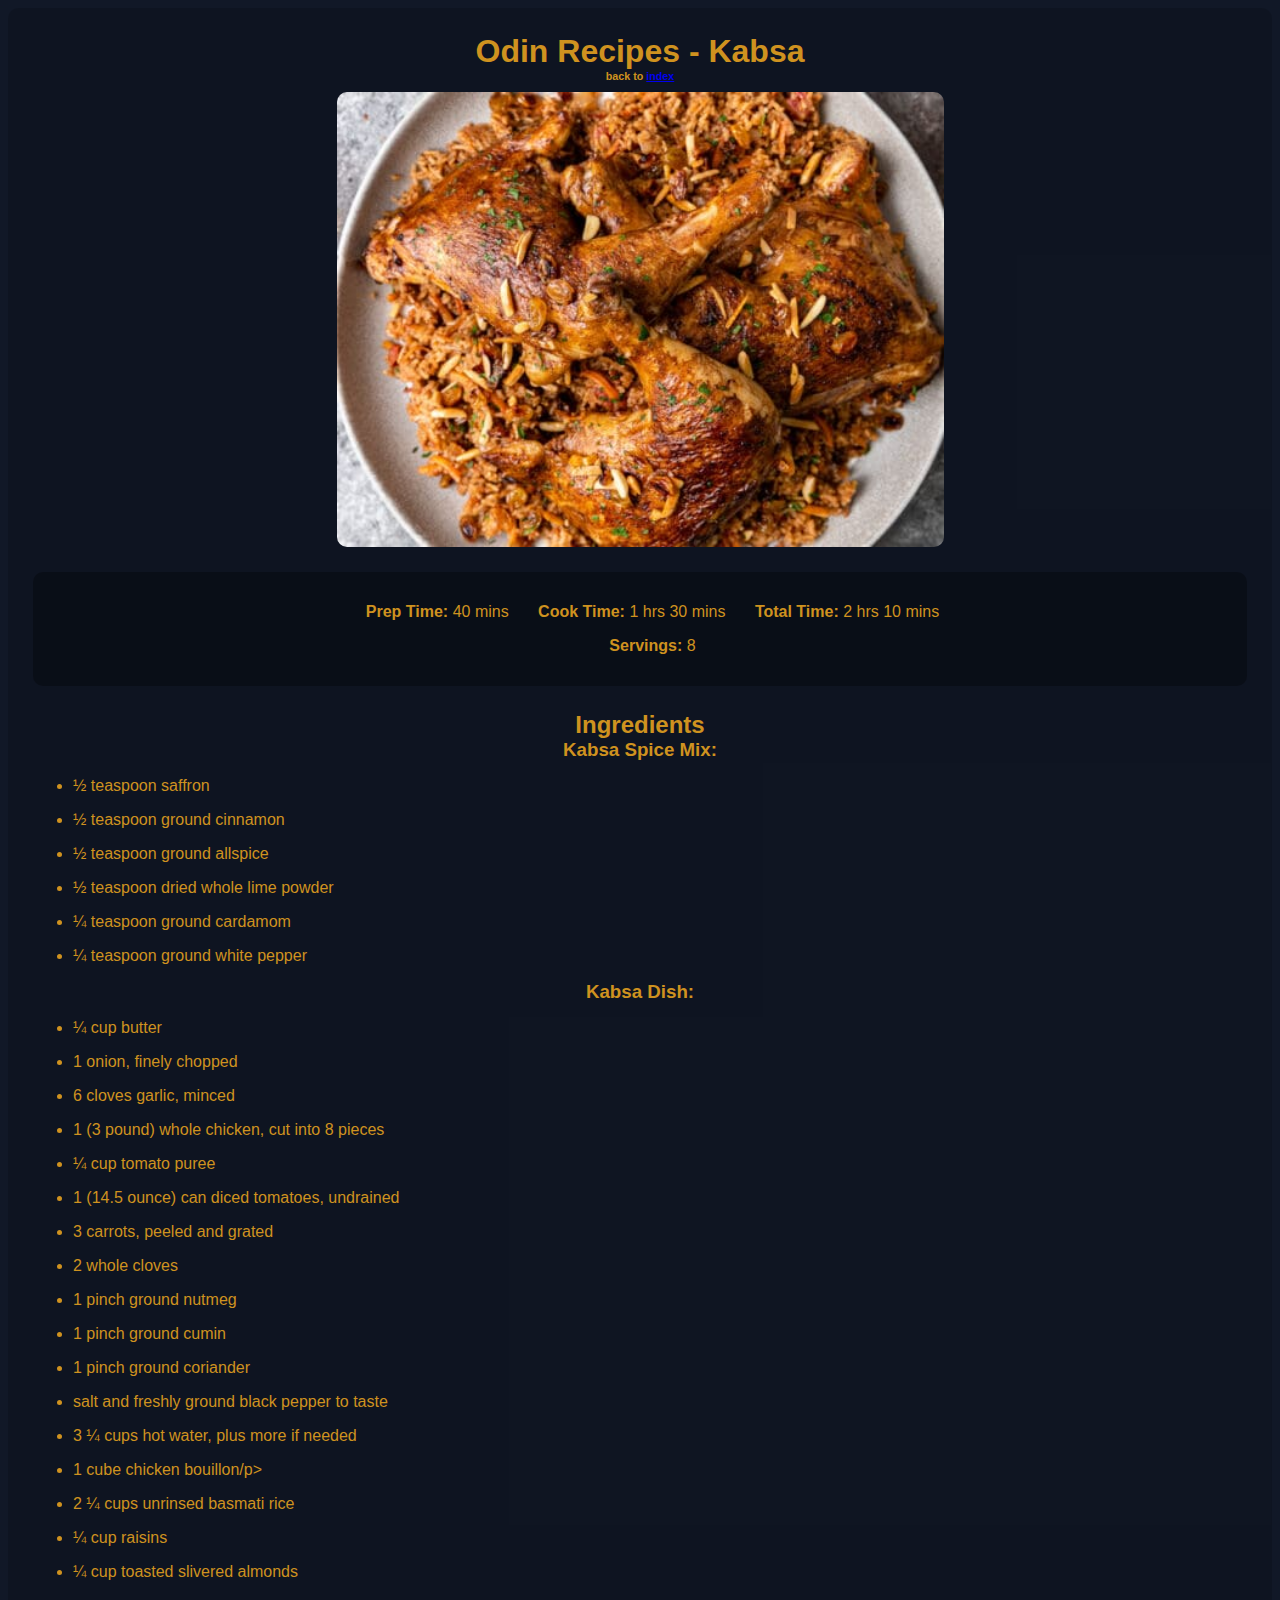
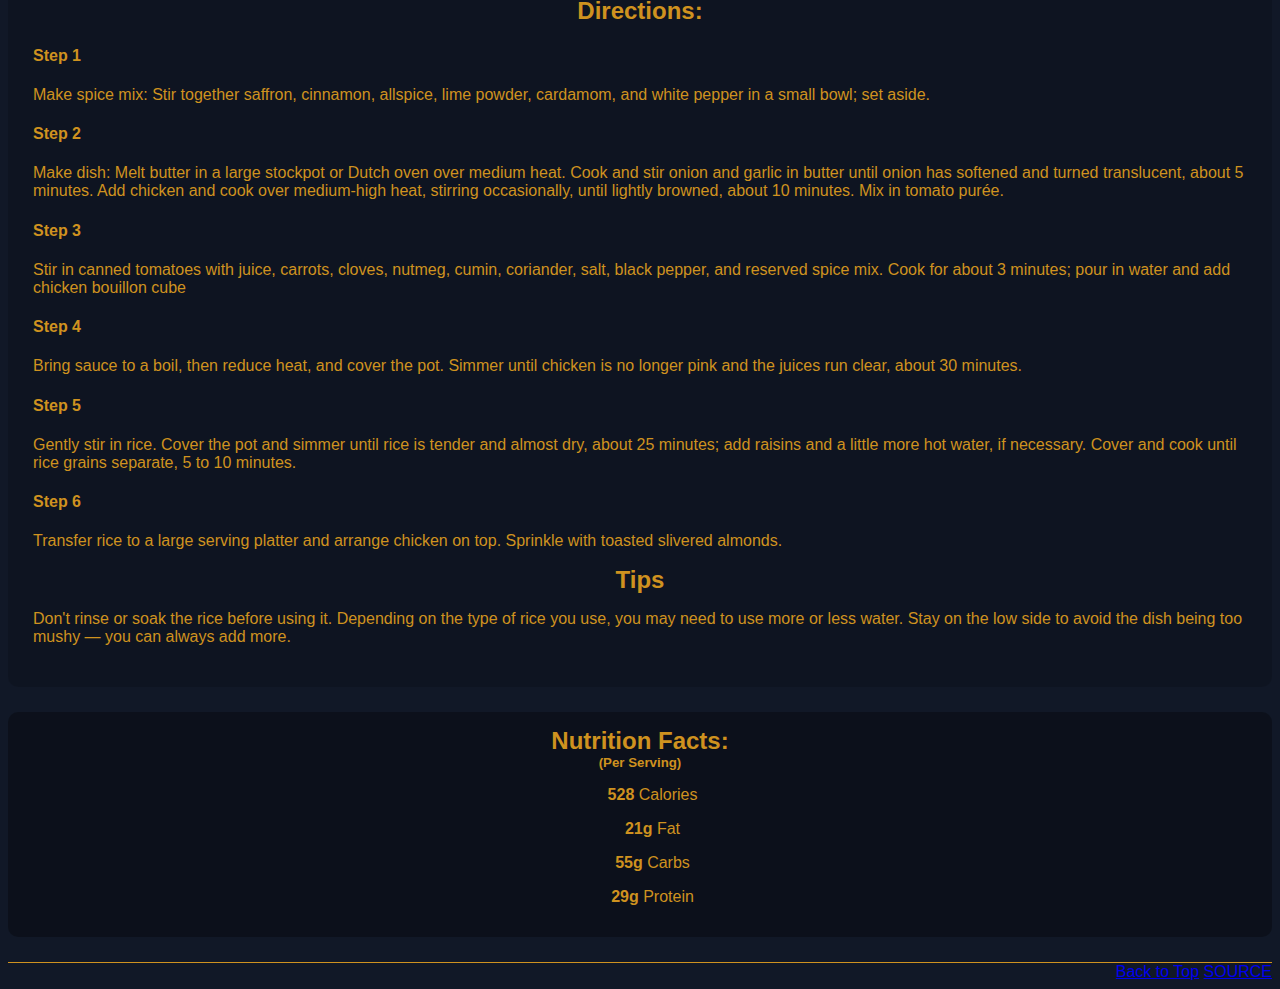
<file: recipes/kabsa.html>
<!DOCTYPE html>
<html lang="en">

<head>
    <meta charset="UTF-8">
    <meta http-equiv="X-UA-Compatible" content="IE=edge">
    <meta name="viewport" content="width=device-width, initial-scale=1.0">
    <title>Odin Recipes - Kabsa</title>
    <link rel="stylesheet" href="kabsa.css">
</head>

<body>
    <div class="main-wrapper">
        <h1 id="title">Odin Recipes - Kabsa</h1>
        <h6>back to <a href="../index.html">index</a></h6>

        <img class="recipe-image" src="../images/kabsa.jpg" alt="a picture of a kabsa dish">
        <div class="prep-wrapper">
            <p><strong>Prep Time:</strong>
                40 mins
                <strong>Cook Time:</strong>
                1 hrs 30 mins
                <strong>Total Time:</strong>
                2 hrs 10 mins</p>
            <p><strong>Servings:</strong>
                8</p>
        </div>
        <h2>Ingredients</h2>
        <h3>Kabsa Spice Mix:</h3>
        <ul>
            <li>
                <p>½ teaspoon saffron</p>
            </li>
            <li>
                <p>½ teaspoon ground cinnamon</p>
            </li>
            <li>
                <p>½ teaspoon ground allspice</p>
            </li>
            <li>
                <p>½ teaspoon dried whole lime powder</p>
            </li>
            <li>
                <p>¼ teaspoon ground cardamom</p>
            </li>
            <li>
                <p>¼ teaspoon ground white pepper</p>
            </li>
        </ul>
        <h3>Kabsa Dish:</h3>
        <ul>
            <li>
                <p>¼ cup butter</p>
            </li>
            <li>
                <p>1 onion, finely chopped</p>
            </li>
            <li>
                <p>6 cloves garlic, minced</p>
            </li>
            <li>
                <p>1 (3 pound) whole chicken, cut into 8 pieces</p>
            </li>
            <li>
                <p>¼ cup tomato puree</p>
            </li>
            <li>
                <p>1 (14.5 ounce) can diced tomatoes, undrained</p>
            </li>
            <li>
                <p>3 carrots, peeled and grated</p>
            </li>
            <li>
                <p>2 whole cloves</p>
            </li>
            <li>
                <p>1 pinch ground nutmeg</p>
            </li>
            <li>
                <p>1 pinch ground cumin</p>
            </li>
            <li>
                <p>1 pinch ground coriander</p>
            </li>
            <li>
                <p>salt and freshly ground black pepper to taste</p>
            </li>
            <li>
                <p>3 ¼ cups hot water, plus more if needed</p>
            </li>
            <li>
                <p>1 cube chicken bouillon/p>
            </li>
            <li>
                <p>2 ¼ cups unrinsed basmati rice</p>
            </li>
            <li>
                <p>¼ cup raisins</p>
            </li>
            <li>
                <p>¼ cup toasted slivered almonds</p>
            </li>
        </ul>
        <h2>Directions:</h2>
        <h4>Step 1</h4>
        <p>Make spice mix: Stir together saffron, cinnamon, allspice, lime powder, cardamom, and white pepper in a small
            bowl; set aside.</p>
        <h4>Step 2</h4>
        <p>Make dish: Melt butter in a large stockpot or Dutch oven over medium heat. Cook and stir onion and garlic in
            butter until onion has softened and turned translucent, about 5 minutes. Add chicken and cook over
            medium-high heat, stirring occasionally, until lightly browned, about 10 minutes. Mix in tomato purée.</p>
        <h4>Step 3</h4>
        <p>Stir in canned tomatoes with juice, carrots, cloves, nutmeg, cumin, coriander, salt, black pepper, and
            reserved spice mix. Cook for about 3 minutes; pour in water and add chicken bouillon cube</p>
        <h4>Step 4</h4>
        <p>Bring sauce to a boil, then reduce heat, and cover the pot. Simmer until chicken is no longer pink and the
            juices run clear, about 30 minutes.</p>
        <h4>Step 5</h4>
        <p>Gently stir in rice. Cover the pot and simmer until rice is tender and almost dry, about 25 minutes; add
            raisins and a little more hot water, if necessary. Cover and cook until rice grains separate, 5 to 10
            minutes.</p>
        <h4>Step 6</h4>
        <p>Transfer rice to a large serving platter and arrange chicken on top. Sprinkle with toasted slivered almonds.
        </p>
        <h2>Tips</h2>
        <p>Don't rinse or soak the rice before using it. Depending on the type of rice you use, you may need to use more
            or less water. Stay on the low side to avoid the dish being too mushy — you can always add more.</p>
    </div>
    <div class="nut-wrapper">
        <h2>Nutrition Facts:</h2>
        <h5>(Per Serving)</h4>
            <p><strong>528</strong> Calories</p>
            <p><strong>21g</strong> Fat</p>
            <p><strong>55g</strong> Carbs</p>
            <p><strong>29g</strong> Protein</p>
    </div>
    <footer>
        <a href="#title">Back to Top</a>
        <a target="_blank" href="https://www.allrecipes.com/recipe/216889/al-kabsa-traditional-saudi-rice-and-chicken/">SOURCE</a>
    </footer>
</body>

</html>
</file>
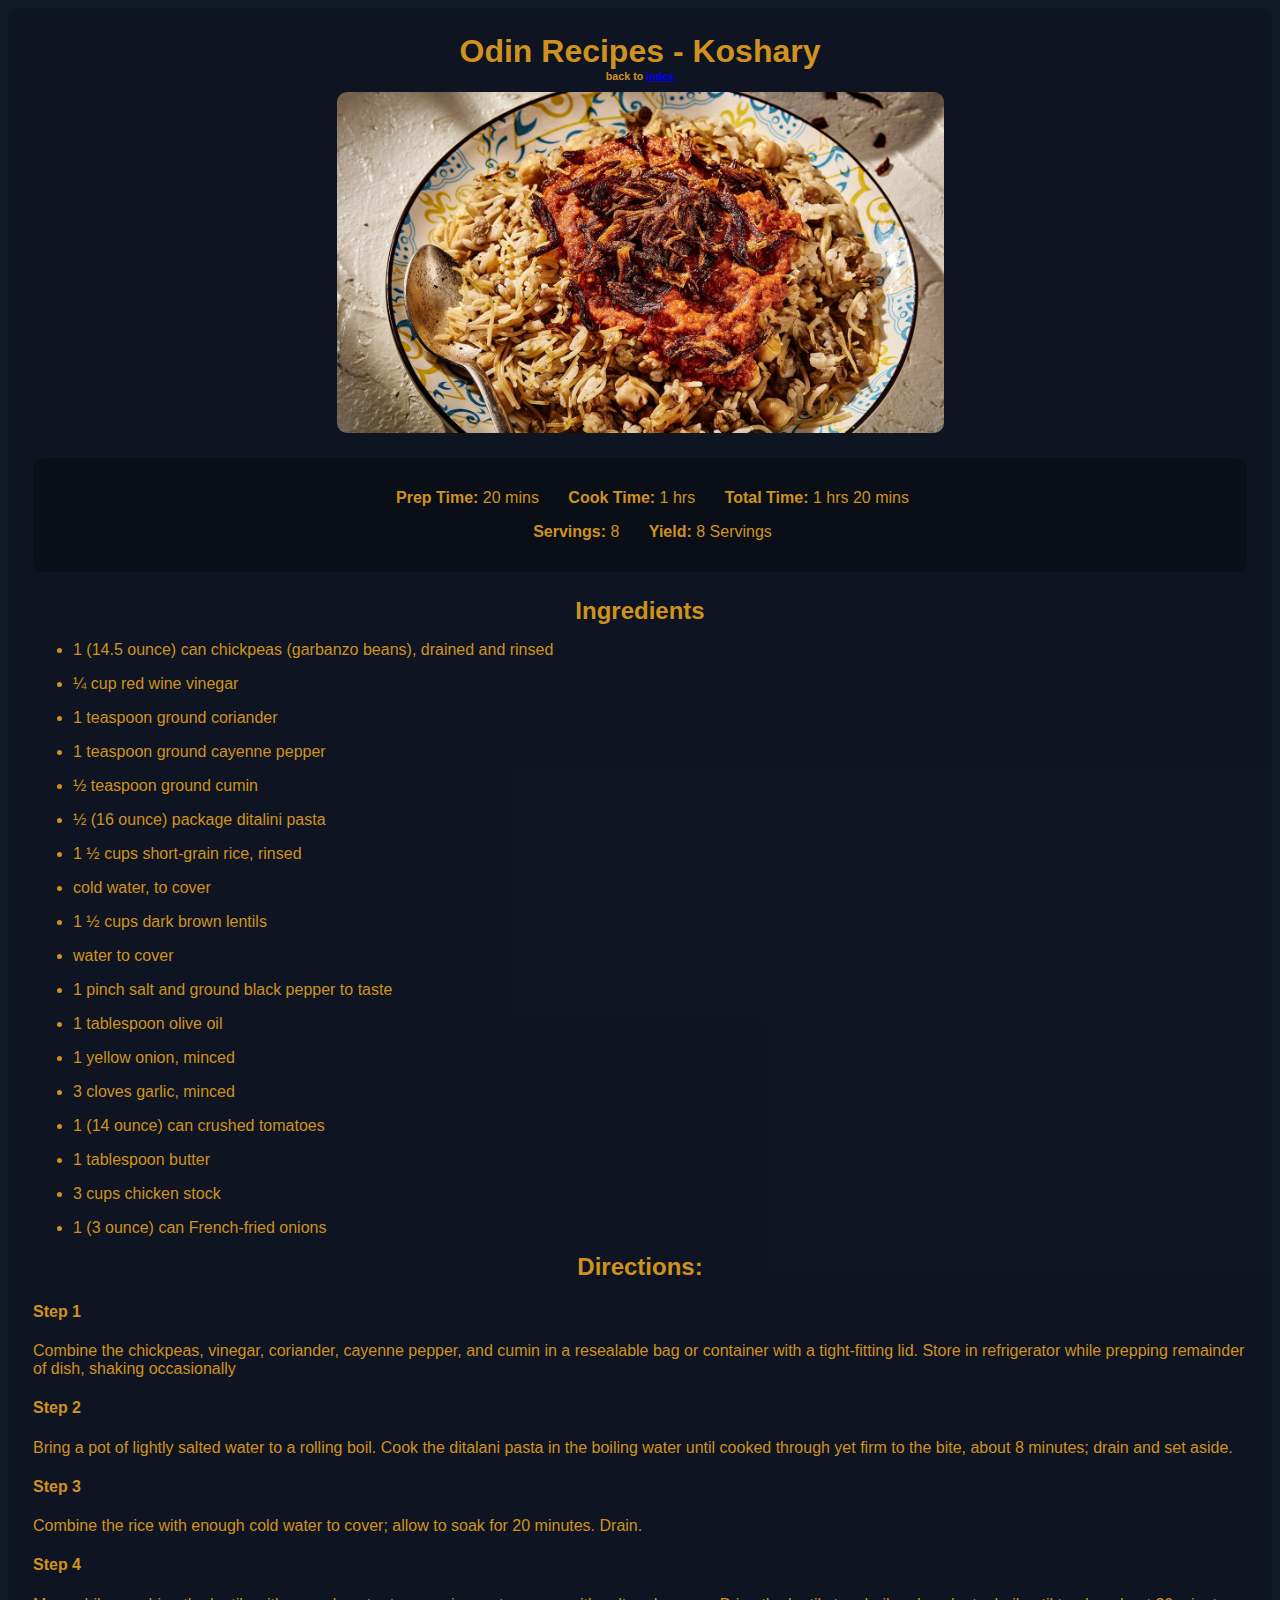
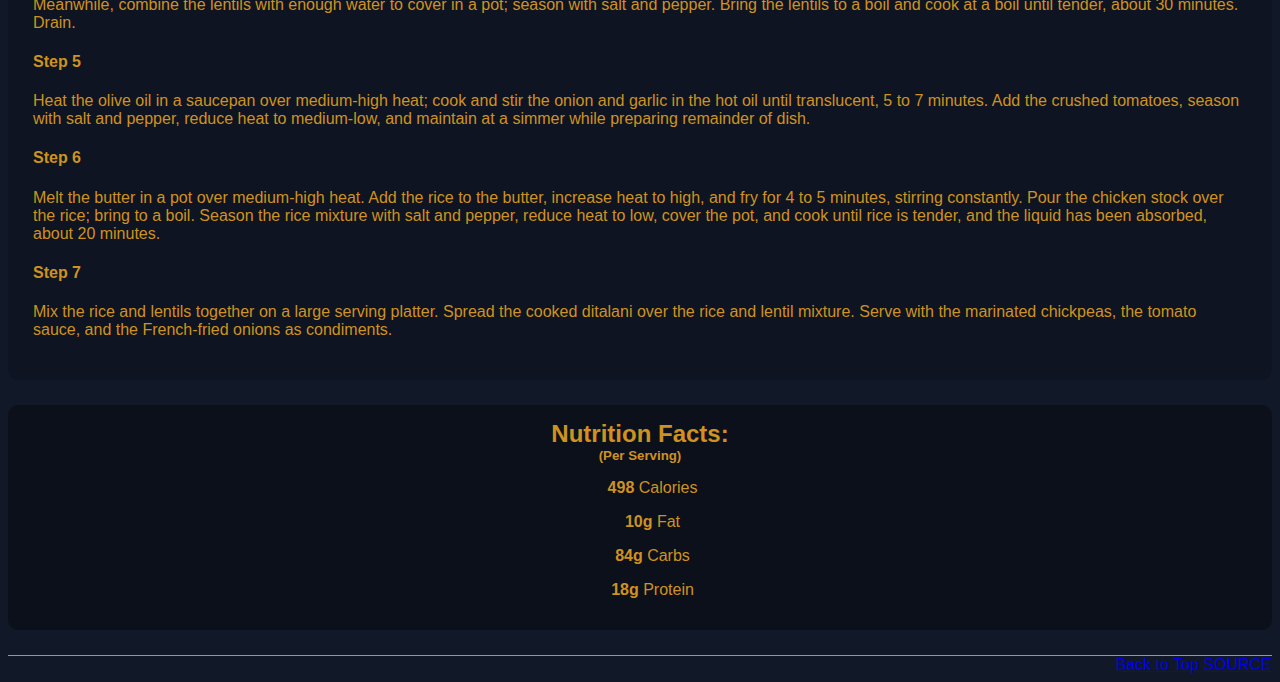
<file: recipes/koshary.html>
<!DOCTYPE html>
<html lang="en">

<head>
    <meta charset="UTF-8">
    <meta http-equiv="X-UA-Compatible" content="IE=edge">
    <meta name="viewport" content="width=device-width, initial-scale=1.0">
    <title>Odin Recipes - Kabsa</title>
    <link rel="stylesheet" href="koshary.css">
</head>

<body>
    <div class="main-wrapper">
        <h1 id="title">Odin Recipes - Koshary</h1>
        <h6>back to <a href="../index.html">index</a></h6>

        <img class="recipe-image" src="../images/koshary2.jpg" alt="a picture of a kabsa dish">
        <div class="prep-wrapper">
            <p><strong>Prep Time:</strong>
                20 mins
                <strong>Cook Time:</strong>
                1 hrs
                <strong>Total Time:</strong>
                1 hrs 20 mins</p>
            <p><strong>Servings:</strong>
                8
                <strong>Yield:</strong>
                8 Servings</p></p>
        </div>
        <h2>Ingredients</h2>
        <ul>
            <li>
                <p>1 (14.5 ounce) can chickpeas (garbanzo beans), drained and rinsed</p>
            </li>
            <li>
                <p>¼ cup red wine vinegar</p>
            </li>
            <li>
                <p>1 teaspoon ground coriander</p>
            </li>
            <li>
                <p>1 teaspoon ground cayenne pepper</p>
            </li>
            <li>
                <p>½ teaspoon ground cumin</p>
            </li>
            <li>
                <p>½ (16 ounce) package ditalini pasta</p>
            </li>
            <li>
                <p>1 ½ cups short-grain rice, rinsed</p>
            </li>
            <li>
                <p>cold water, to cover</p>
            </li>
            <li>
                <p>1 ½ cups dark brown lentils</p>
            </li>
            <li>
                <p>water to cover</p>
            </li>
            <li>
                <p>1 pinch salt and ground black pepper to taste</p>
            </li>
            <li>
                <p>1 tablespoon olive oil</p>
            </li>
            <li>
                <p>1 yellow onion, minced</p>
            </li>
            <li>
                <p>3 cloves garlic, minced</p>
            </li>
            <li>
                <p>1 (14 ounce) can crushed tomatoes</p>
            </li>
            <li>
                <p>1 tablespoon butter</p>
            </li>
            <li>
                <p>3 cups chicken stock</p>
            </li>
            <li>
                <p>1 (3 ounce) can French-fried onions</p>
            </li>
        </ul>
        <h2>Directions:</h2>
        <h4>Step 1</h4>
        <p>Combine the chickpeas, vinegar, coriander, cayenne pepper, and cumin in a resealable bag or container with a tight-fitting lid. Store in refrigerator while prepping remainder of dish, shaking occasionally</p>
        <h4>Step 2</h4>
        <p>Bring a pot of lightly salted water to a rolling boil. Cook the ditalani pasta in the boiling water until cooked through yet firm to the bite, about 8 minutes; drain and set aside.</p>
        <h4>Step 3</h4>
        <p>Combine the rice with enough cold water to cover; allow to soak for 20 minutes. Drain.</p>
        <h4>Step 4</h4>
        <p>Meanwhile, combine the lentils with enough water to cover in a pot; season with salt and pepper. Bring the lentils to a boil and cook at a boil until tender, about 30 minutes. Drain.</p>
        <h4>Step 5</h4>
        <p>Heat the olive oil in a saucepan over medium-high heat; cook and stir the onion and garlic in the hot oil until translucent, 5 to 7 minutes. Add the crushed tomatoes, season with salt and pepper, reduce heat to medium-low, and maintain at a simmer while preparing remainder of dish.</p>
        <h4>Step 6</h4>
        <p>Melt the butter in a pot over medium-high heat. Add the rice to the butter, increase heat to high, and fry for 4 to 5 minutes, stirring constantly. Pour the chicken stock over the rice; bring to a boil. Season the rice mixture with salt and pepper, reduce heat to low, cover the pot, and cook until rice is tender, and the liquid has been absorbed, about 20 minutes.
        </p>
        <h4>Step 7</h4>
        <p>Mix the rice and lentils together on a large serving platter. Spread the cooked ditalani over the rice and lentil mixture. Serve with the marinated chickpeas, the tomato sauce, and the French-fried onions as condiments.</p>
    </div>
    <div class="nut-wrapper">
        <h2>Nutrition Facts:</h2>
        <h5>(Per Serving)</h4>
            <p><strong>498</strong> Calories</p>
            <p><strong>10g</strong> Fat</p>
            <p><strong>84g</strong> Carbs</p>
            <p><strong>18g</strong> Protein</p>
    </div>
    <footer>
        <a href="#title">Back to Top</a>
        <a target="_blank" href="https://www.allrecipes.com/recipe/214832/koshary/">SOURCE</a>
    </footer>
</body>

</html>
</file>
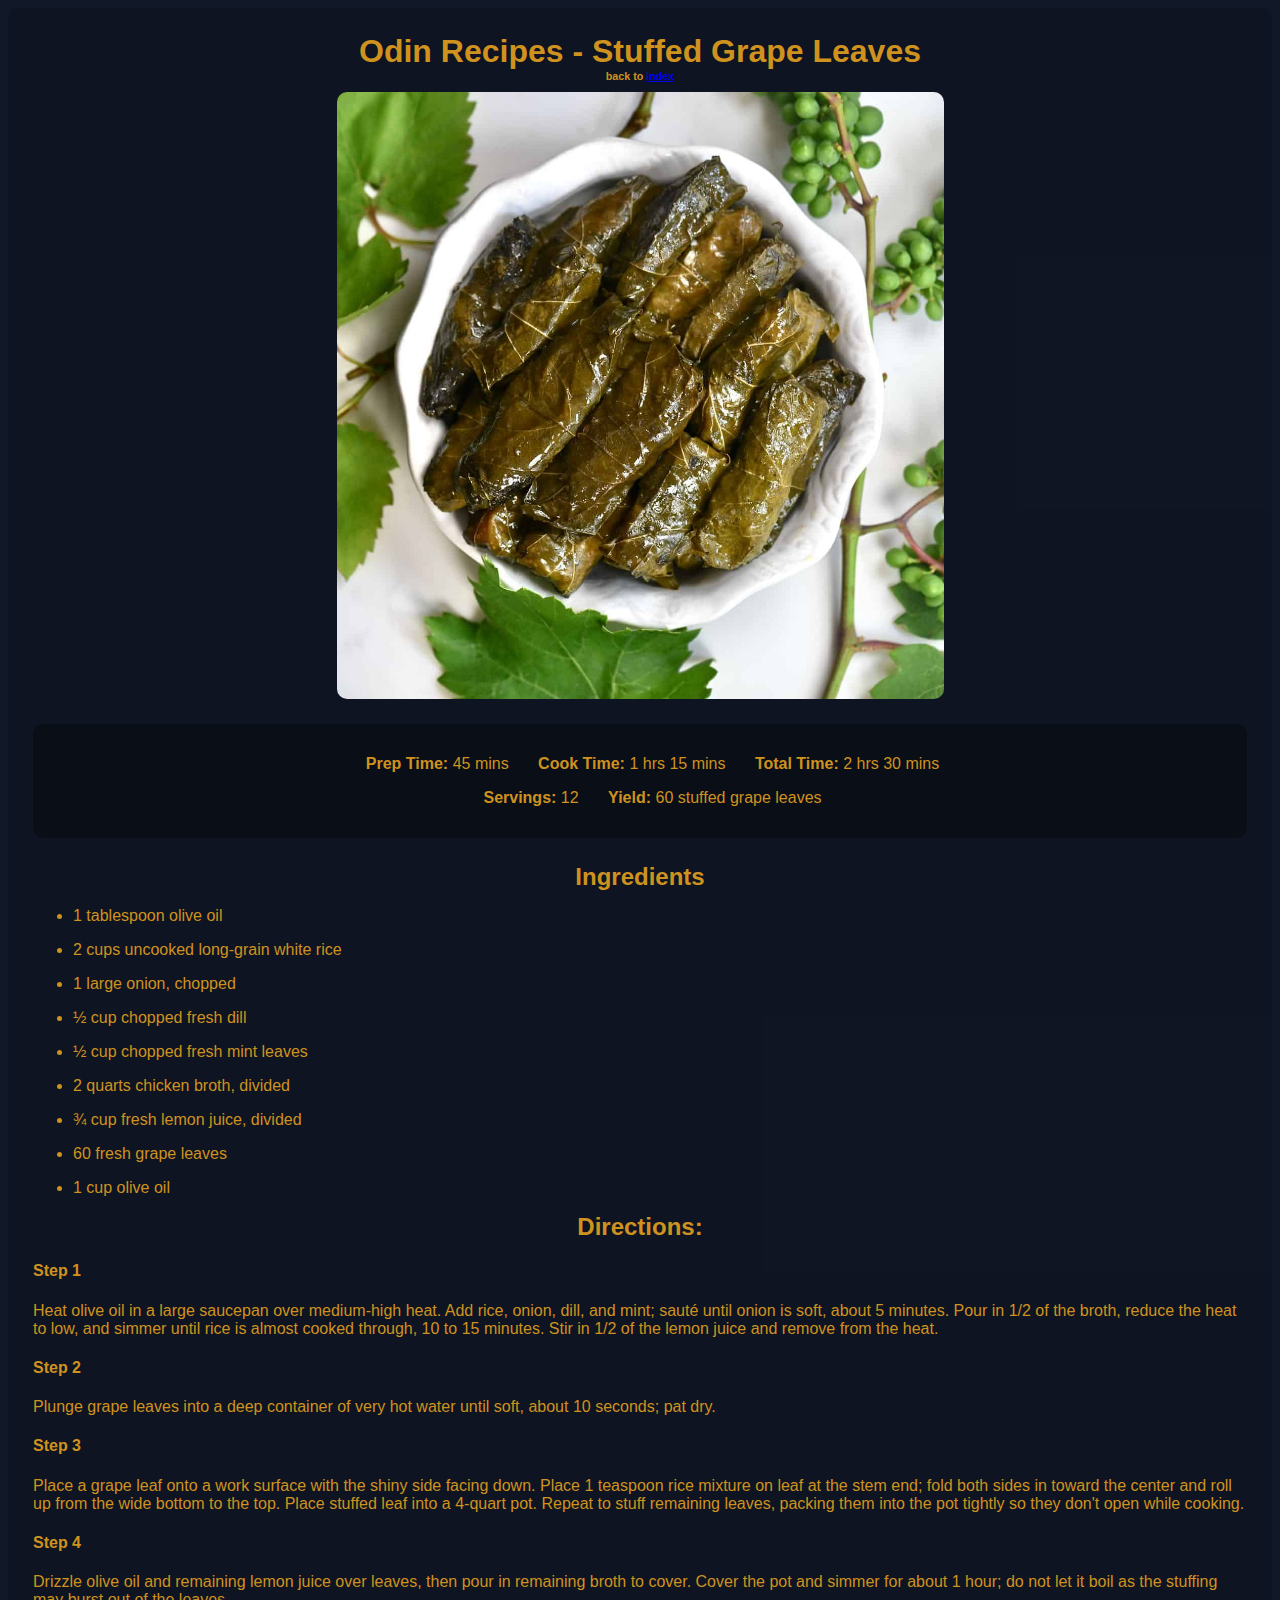
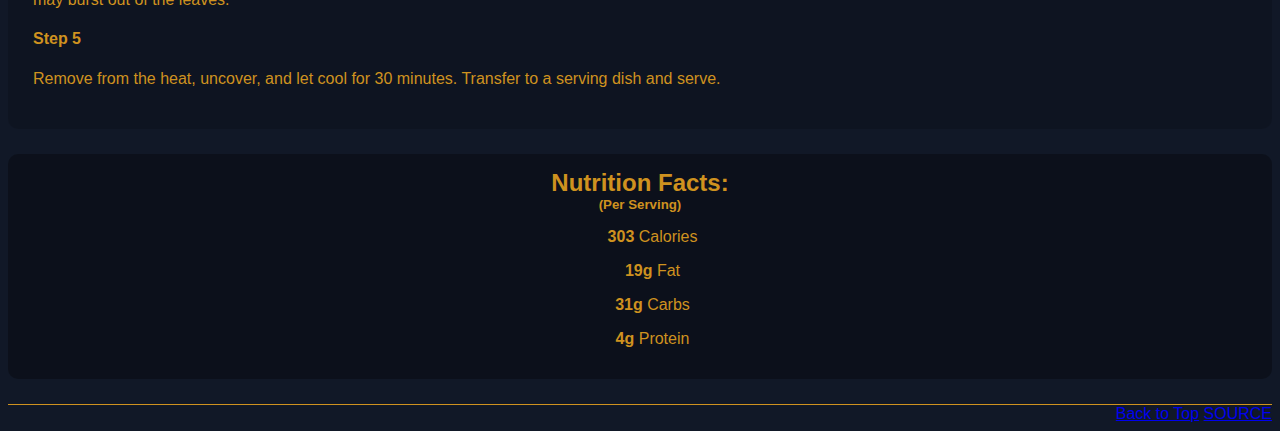
<file: recipes/stuffedgrapeleaves.html>
<!DOCTYPE html>
<html lang="en">

<head>
    <meta charset="UTF-8">
    <meta http-equiv="X-UA-Compatible" content="IE=edge">
    <meta name="viewport" content="width=device-width, initial-scale=1.0">
    <title>Odin Recipes - Kabsa</title>
    <link rel="stylesheet" href="stuffedgrapeleaves.css">
</head>

<body>
    <div class="main-wrapper">
        <h1 id="title">Odin Recipes - Stuffed Grape Leaves</h1>
        <h6>back to <a href="../index.html">index</a></h6>

        <img class="recipe-image" src="../images/stuffedgrapesleaves.jpeg"
            alt="a picture of a stuffed grape leaves dish">
        <div class="prep-wrapper">
            <p><strong>Prep Time:</strong>
                45 mins
                <strong>Cook Time:</strong>
                1 hrs 15 mins
                <strong>Total Time:</strong>
                2 hrs 30 mins</p>
            <p><strong>Servings:</strong>
                12
                <strong>Yield:</strong>
                60 stuffed grape leaves</p>
        </div>
        <h2>Ingredients</h2>
        <ul>
            <li>
                <p>1 tablespoon olive oil</p>
            </li>
            <li>
                <p>2 cups uncooked long-grain white rice</p>
            </li>
            <li>
                <p>1 large onion, chopped</p>
            </li>
            <li>
                <p>½ cup chopped fresh dill</p>
            </li>
            <li>
                <p>½ cup chopped fresh mint leaves</p>
            </li>
            <li>
                <p>2 quarts chicken broth, divided</p>
            </li>
            <li>
                <p>¾ cup fresh lemon juice, divided</p>
            </li>
            <li>
                <p>60 fresh grape leaves</p>
            </li>
            <li>
                <p>1 cup olive oil</p>
            </li>
        </ul>
        <h2>Directions:</h2>
        <h4>Step 1</h4>
        <p>Heat olive oil in a large saucepan over medium-high heat. Add rice, onion, dill, and mint; sauté until onion
            is soft, about 5 minutes. Pour in 1/2 of the broth, reduce the heat to low, and simmer until rice is almost
            cooked through, 10 to 15 minutes. Stir in 1/2 of the lemon juice and remove from the heat.</p>
        <h4>Step 2</h4>
        <p>Plunge grape leaves into a deep container of very hot water until soft, about 10 seconds; pat dry.

        </p>
        <h4>Step 3</h4>
        <p>Place a grape leaf onto a work surface with the shiny side facing down. Place 1 teaspoon rice mixture on leaf
            at the stem end; fold both sides in toward the center and roll up from the wide bottom to the top. Place
            stuffed leaf into a 4-quart pot. Repeat to stuff remaining leaves, packing them into the pot tightly so they
            don't open while cooking.</p>
        <h4>Step 4</h4>
        <p>Drizzle olive oil and remaining lemon juice over leaves, then pour in remaining broth to cover. Cover the pot
            and simmer for about 1 hour; do not let it boil as the stuffing may burst out of the leaves.</p>
        <h4>Step 5</h4>
        <p>Remove from the heat, uncover, and let cool for 30 minutes. Transfer to a serving dish and serve.</p>
        </p>
    </div>
    <div class="nut-wrapper">
        <h2>Nutrition Facts:</h2>
        <h5>(Per Serving)</h4>
            <p><strong>303</strong> Calories</p>
            <p><strong>19g</strong> Fat</p>
            <p><strong>31g</strong> Carbs</p>
            <p><strong>4g</strong> Protein</p>
    </div>
    <footer>
        <a href="#title">Back to Top</a>
        <a target="_blank"
            href="https://www.allrecipes.com/recipe/18842/my-own-famous-stuffed-grape-leaves/">SOURCE</a>
    </footer>
</body>

</html>
</file>
<file: recipes/kabsa.css>
html {
    scroll-behavior: smooth;
}
body {
    background-color: rgb(17, 24, 39);
    color: rgb(207, 146, 31);
    font-family: "Open Sans", "Helvetica Neue", Helvetica, Arial, sans-serif;
}
.main-wrapper {
    background-color: rgba(0, 0, 0, 0.13);
    margin: 0 auto;
    padding: 25px;
    border-radius: 10px;
}
h1, h6, h2, h3, h5 {
    text-align: center;
    margin: 0;
}
.recipe-image {
    margin-top: 10px;
    display: block;
    margin-left: auto;
    margin-right: auto;
    width: 50%;
    border-radius: 10px;
}
.prep-wrapper {
    background-color: rgba(0, 0, 0, 0.295);
    margin: 25px auto;
    border-radius: 10px;
    padding: 15px 35px 15px 35px;
    text-align: center;
}
.nut-wrapper {
    background-color: rgba(0, 0, 0, 0.295);
    margin: 25px auto;
    border-radius: 10px;
    padding: 15px 35px 15px 35px;
    text-align: center;
}
strong {
    padding-left: 25px;
}
footer {
    margin-top: 50px;
    border-top: solid 1px rgb(207, 146, 31);
    text-align: end;
    margin: 0;
}
</file>
<file: recipes/koshary.css>
html {
    scroll-behavior: smooth;
}
body {
    background-color: rgb(17, 24, 39);
    color: rgb(207, 146, 31);
    font-family: "Open Sans", "Helvetica Neue", Helvetica, Arial, sans-serif;
}
.main-wrapper {
    background-color: rgba(0, 0, 0, 0.13);
    margin: 0 auto;
    padding: 25px;
    border-radius: 10px;
}
h1, h6, h2, h3, h5 {
    text-align: center;
    margin: 0;
}
.recipe-image {
    margin-top: 10px;
    display: block;
    margin-left: auto;
    margin-right: auto;
    width: 50%;
    border-radius: 10px;
}
.prep-wrapper {
    background-color: rgba(0, 0, 0, 0.295);
    margin: 25px auto;
    border-radius: 10px;
    padding: 15px 35px 15px 35px;
    text-align: center;
}
.nut-wrapper {
    background-color: rgba(0, 0, 0, 0.295);
    margin: 25px auto;
    border-radius: 10px;
    padding: 15px 35px 15px 35px;
    text-align: center;
}
strong {
    padding-left: 25px;
}
footer {
    margin-top: 50px;
    border-top: solid 1px rgb(207, 146, 31);
    text-align: end;
    margin: 0;
}
</file>
<file: recipes/stuffedgrapeleaves.css>
html {
    scroll-behavior: smooth;
}
body {
    background-color: rgb(17, 24, 39);
    color: rgb(207, 146, 31);
    font-family: "Open Sans", "Helvetica Neue", Helvetica, Arial, sans-serif;
}
.main-wrapper {
    background-color: rgba(0, 0, 0, 0.13);
    margin: 0 auto;
    padding: 25px;
    border-radius: 10px;
}
h1, h6, h2, h3, h5 {
    text-align: center;
    margin: 0;
}
.recipe-image {
    margin-top: 10px;
    display: block;
    margin-left: auto;
    margin-right: auto;
    width: 50%;
    border-radius: 10px;
}
.prep-wrapper {
    background-color: rgba(0, 0, 0, 0.295);
    margin: 25px auto;
    border-radius: 10px;
    padding: 15px 35px 15px 35px;
    text-align: center;
}
.nut-wrapper {
    background-color: rgba(0, 0, 0, 0.295);
    margin: 25px auto;
    border-radius: 10px;
    padding: 15px 35px 15px 35px;
    text-align: center;
}
strong {
    padding-left: 25px;
}
footer {
    margin-top: 50px;
    border-top: solid 1px rgb(207, 146, 31);
    text-align: end;
    margin: 0;
}
</file>
